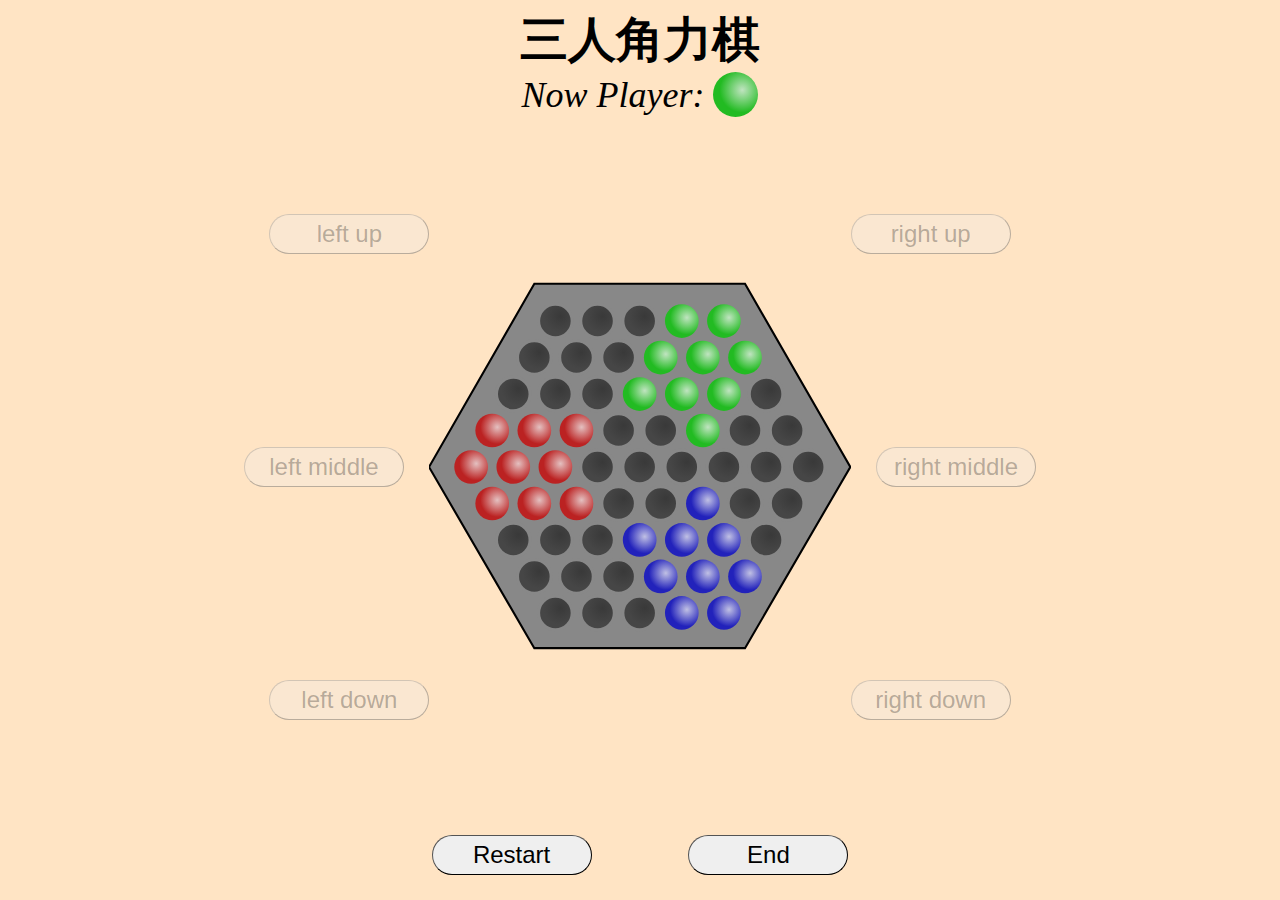
<file: index.html>
<!DOCTYPE html>
<html lang="en">
    <head>
        <meta charset="UTF-8">
        <meta http-equiv="X-UA-Compatible" content="IE=edge">
        <meta name="viewport" content="width=device-width, initial-scale=1.0">
        <title>Three Players Abalone</title>
        <link href="styles/main.css" rel="stylesheet">
        <script src="scripts/element_bind.js" type="text/javascript"></script>
        <script src="scripts/picture_diplay.js" type="text/javascript"></script>
        <script src="scripts/game_logic.js" type="text/javascript"></script>
    </head>
    <body style="background-color:bisque">
        <div class="defSvg">
            <svg class="defSvg" width = 0px>
                <defs>
                    <radialGradient id="hole-color" cx="65%" cy="35%" r="50%">
                        <stop offset="0%" style="stop-color:#393939"></stop>
                        <stop offset="100%" style="stop-color:#464646"></stop>
                    </radialGradient>
                    <radialGradient id="player0-color" cx="65%" cy="40%"
                        r="50%">
                        <stop offset="0%" style="stop-color:#c0e4c0"></stop>
                        <stop offset="100%" style="stop-color:#22bb22"></stop>
                    </radialGradient>
                    <radialGradient id="player1-color" cx="65%" cy="40%"
                        r="50%">
                        <stop offset="0%" style="stop-color:#e4c0c0"></stop>
                        <stop offset="100%" style="stop-color:#bb2222"></stop>
                    </radialGradient>
                    <radialGradient id="player2-color" cx="65%" cy="40%"
                        r="50%">
                        <stop offset="0%" style="stop-color:#c0c0e4"></stop>
                        <stop offset="100%" style="stop-color:#2222bb"></stop>
                    </radialGradient>
                    <circle id="hole" r="8"></circle>
                    <circle id="select" r="8" fill="transparent"
                        stroke="#fafafa"
                        stroke-width="1"></circle>
                </defs>
            </svg>
        </div>

        <div class="title">
            <b>三人角力棋</b>
        </div>

        <div class="nowPlayerDiv">
            <div></div>
            <div></div>
            <div></div>
            <div class="containNowPlayer">
                <i>Now Player:&nbsp;</i>
                <svg id="nowPlayerSvg" width="45px" height="45px" viewbox="-8, -8, 16, 16">
                    <use id="now-player" xlink:href="#hole" fill="url(#player0-color)"></use>
                </svg>
            </div>
        </div>

        <div class="gameDiv">
            <div class="leftUp">
                <button id="left-up">left up</button>
            </div>
            <div class="leftMiddle">
                <button id="left-middle">left middle</button>
            </div>
            <div class="leftDown">
                <button id="left-down">left down</button>
            </div>
            <div class="boardDiv">
                <svg width="100%" height="700" class="boardSvg" viewbox="0, 0, 200, 200" id="svg"
                    xmlns="http://www.w3.org/2000/svg">
                    <polygon
                        class="board"
                        points="200,100 150,186 50,186 0,100 50,13 150,13"></polygon>
                </svg>
            </div>
            <div class="rightUp">
                <button id="right-up">right up</button>
            </div>
            <div class="rightMiddle">
                <button id="right-middle">right middle</button>
            </div>
            <div class="rightDown">
                <button id="right-down">right down</button>
            </div>
        </div>
        

        </div>
        <div style="border:none;">
            <div class="chooseDiv">
                
                
            </div>
            <div class="chooseDiv-middle">
                
                <div class="blockDiv"></div>
                
            </div>
            <div class="chooseDiv">
                
                   
            </div>
            <div class="chooseDiv">
                <div class="buttonDiv">
                    <button id="restart">Restart</button>
                </div>
                
                <div class="buttonDiv">
                    <button id="end">End</button>
                </div>
            </div>
        </div>
        <script src="scripts/main.js" type="text/javascript"></script>
    </body>
</html>
</file>
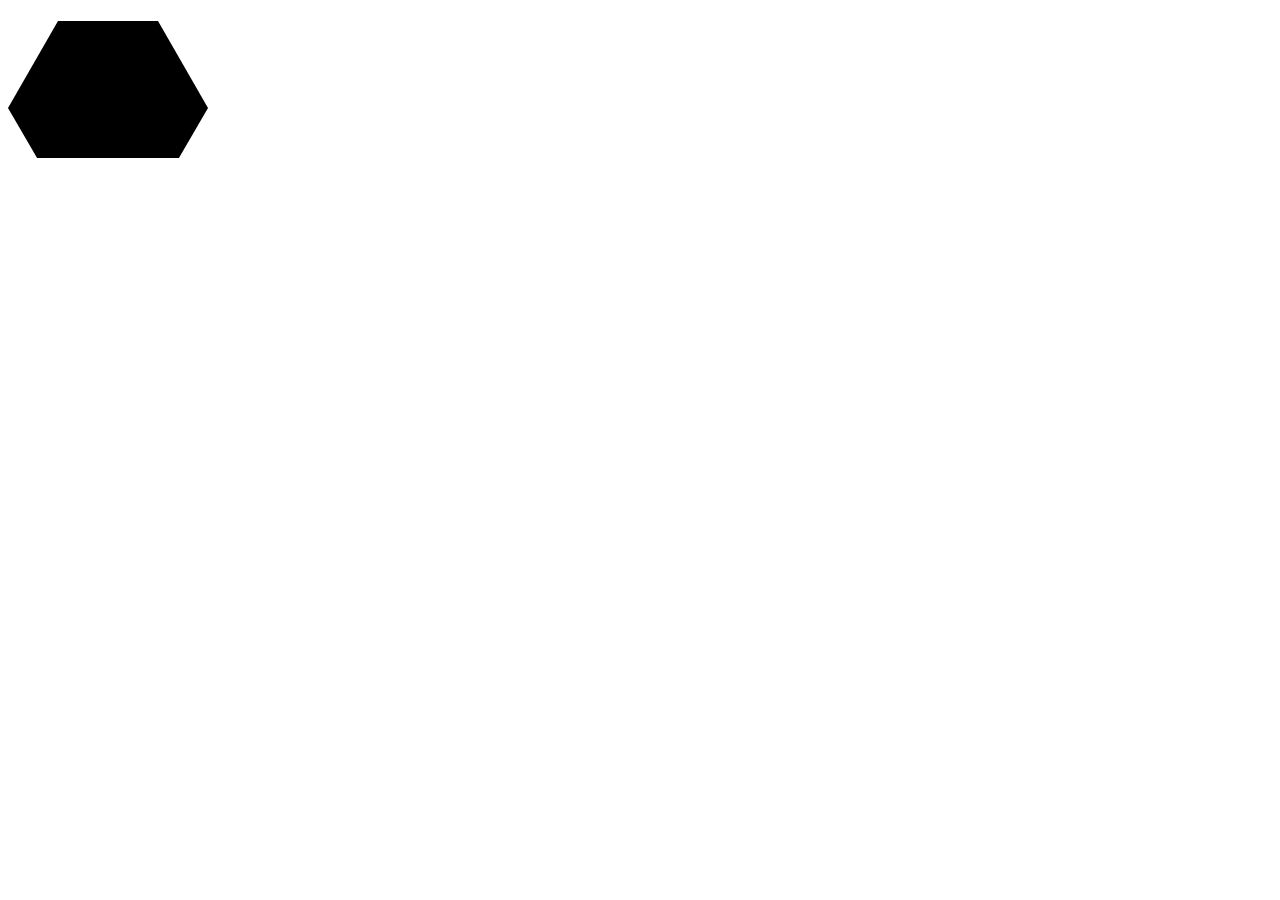
<file: test.html>
<html>
    <head></head>
    <body>
        <div>
            <svg>
                <polygon
                    points="200,100 150,186 50,186 0,100 50,13 150,13">
                </polygon>
            </svg>
        </div>
    </body>
</html>
</file>
<file: styles/main.css>
div{
    margin: 0 auto;
    text-align: center;
}
div.title{
    color: black;
    font-size: 3rem;
}

.board{
    fill:#888888;
    stroke:#000000;
    stroke-width:1;
}

.gameDiv{
    height: 700px;
    display: grid;
    grid-template-columns: 1fr 1fr 1fr 1fr 1fr 1fr;
    grid-template-rows: 1fr 1fr 1fr;
}
.gameDiv > div{
    margin:auto 0;
}
.boardDiv{
    grid-row:1/4;
    grid-column: 3/5;
}
.leftUp{
    text-align: right;
    grid-row:1/2;
    grid-column: 2/3;
}
.leftMiddle{
    grid-row: 2/3;
    grid-column: 2/3;
}
.leftDown{
    text-align: right;
    grid-row: 3/4;
    grid-column: 2/3;
}
.rightUp{
    text-align: left;
    grid-row: 1/2;
    grid-column: 5/6;
}
.rightMiddle{
    grid-row: 2/3;
    grid-column: 5/6;
}
.rightDown{
    text-align: left;
    grid-row: 3/4;
    grid-column: 5/6;
}

.boardSvg{
    margin: 0 auto;
    text-align: center;
}
div.buttonDiv{
    border: none;
    width: calc((100%) / 5);
    margin: auto 0;
    display: inline-block;
    text-align: center;
    overflow: auto;
}
div.blockDiv{
    width: calc((100%) / 10);
    display: inline-block;
}
button{
    height: 40px;
    width: 160px;
    font-size: 1.5rem;
    border-radius: 3rem;
    border-width: 1px;
}
div.defSvg{
    height: 0;
}
.nowPlayerDiv{
    display: grid;
    grid-template-columns: 13% 14% 13% 20% 13% 14% 13%;
    grid-template-rows: 1fr;
    font-size: 36px;
    text-align: left;
}
.containNowPlayer{
    display: flex;
    align-items: center;
    justify-content: center;
}
</file>
